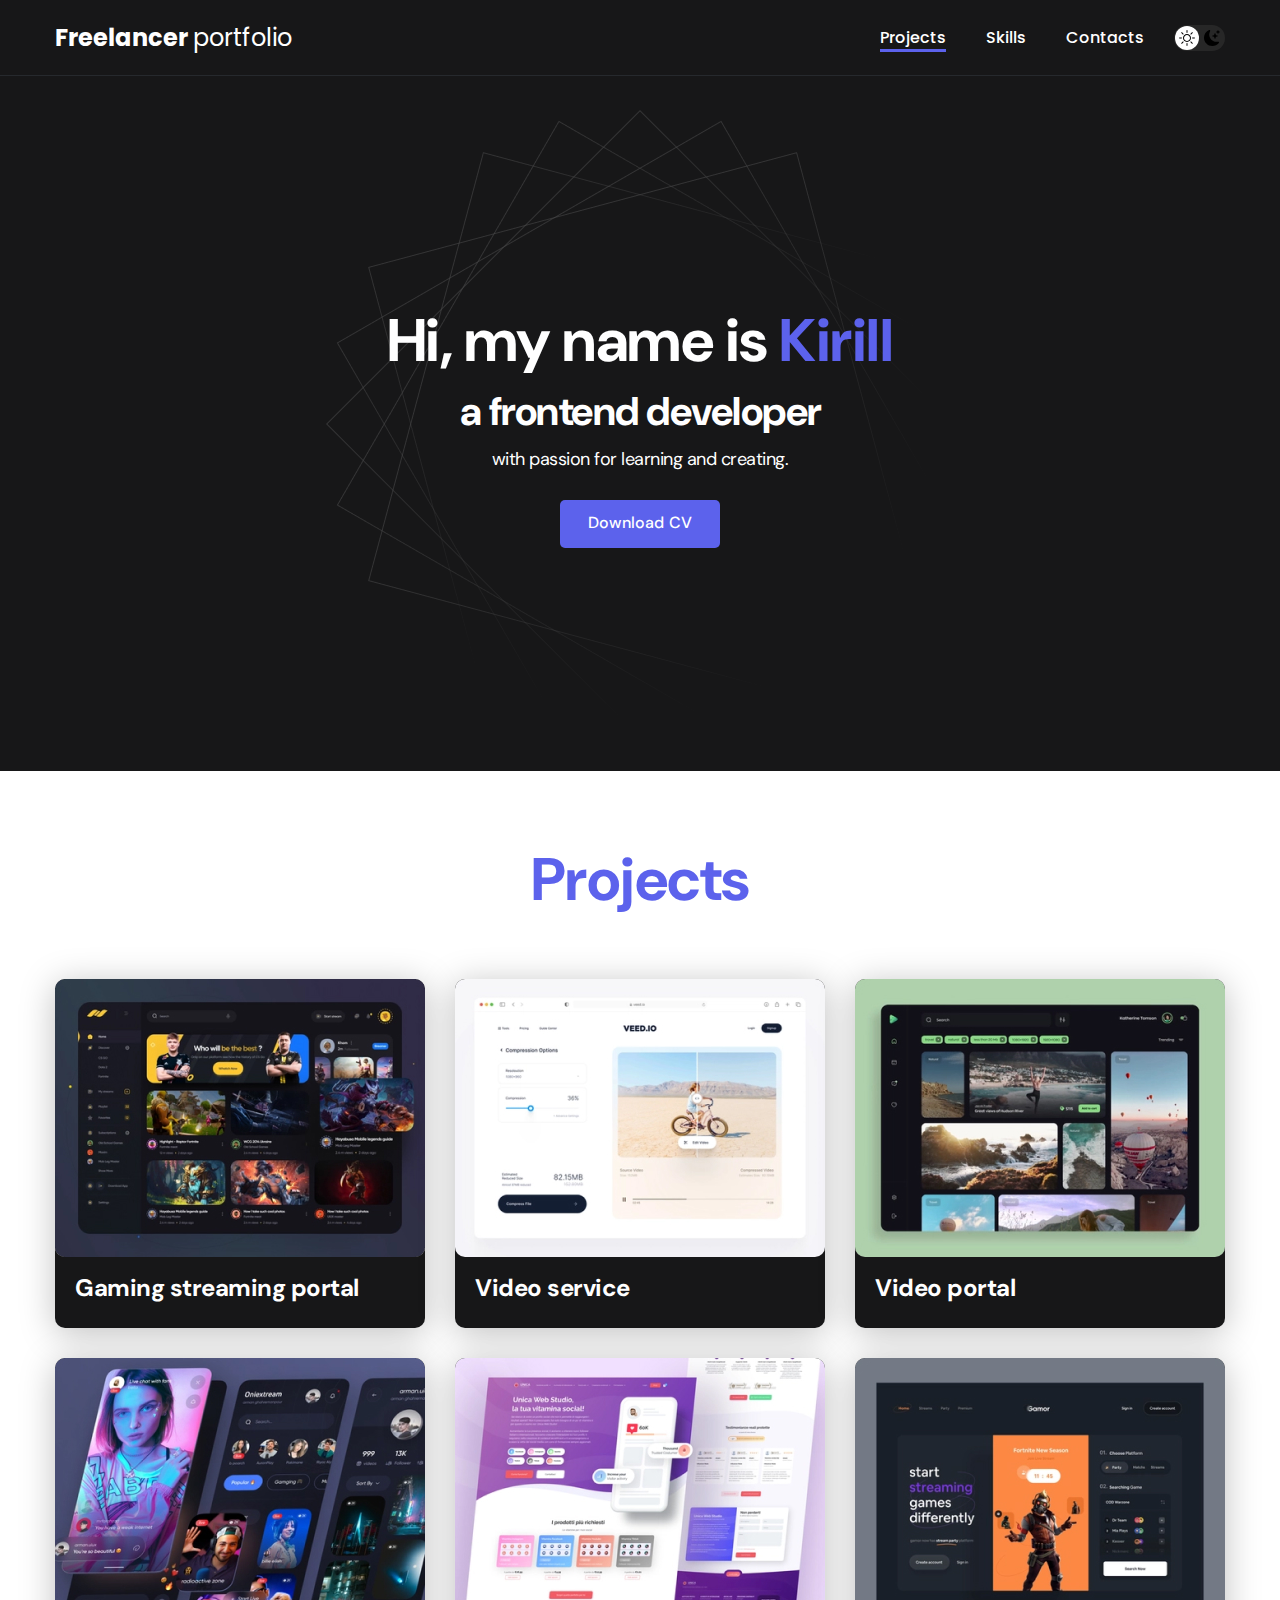
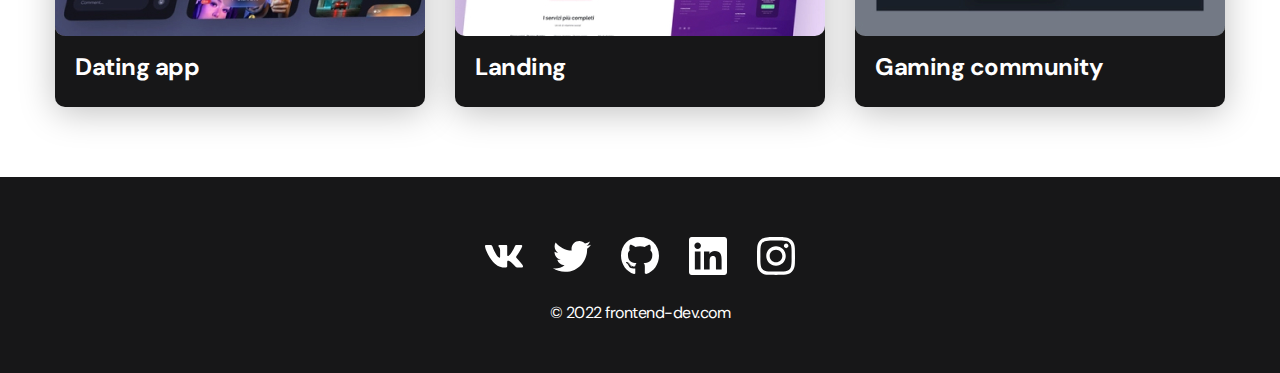
<file: index.html>
<!DOCTYPE html>
<html lang="en">
  <head>
    <meta charset="UTF-8" />
    <meta http-equiv="X-UA-Compatible" content="IE=edge" />
    <meta name="viewport" content="width=device-width, initial-scale=1.0" />
    <link rel="stylesheet" href="/CSS/reset.css" />
    <link rel="stylesheet" href="/CSS/style.css" />
    <title>React Simple Portfolio</title>
  </head>
  <body class="">
    <nav class="nav">
      <div class="container">
        <div class="nav-row">
          <a href="./index.html" class="logo"
            ><strong>Freelancer</strong>portfolio</a
          >
        
         <button class="dark-mode-btn">
<img  src="./images/icons/Sun-1.svg" alt="Light" class="dark-mode-btn__icon">
<img src="./images/icons/Moon-1.svg" alt="Dark" class="dark-mode-btn__icon">
         </button>

          <ul class="nav-list">
            <li class="nav-list__item">
              <a
                class="nav-list__link nav-list__link--active"
                href="./index.html"
                >Projects</a
              >
            </li>
            <li class="nav-list__item">
              <a class="nav-list__link" href="./skills.html">Skills</a>
            </li>
            <li class="nav-list__item">
              <a class="nav-list__link" href="./contacts.html">Contacts</a>
            </li>
          </ul>
        </div>
      </div>
    </nav>
    <header class="header">
      <div class="header__wrapper">
        <h1 class="header__title">
          <strong>Hi, my name is <em>Kirill</em></strong
          ><br />
          a frontend developer
        </h1>
        <div class="header__text">
          <p>with passion for learning and creating.</p>
        </div>
        <a href="#!" class="btn"> Download CV </a>
      </div>
    </header>

    <main class="section">
      <div class="container">
        <h2 class="title-1">Projects</h2>
        <ul class="projects">
          <li class="project">
            <a href="./project-page.html">
              <img
                src="./images/projects/01.jpg"
                alt="Project img"
                class="project__img"
              />
              <h3 class="project__title">Gaming streaming portal</h3>
            </a>
          </li>
          <li class="project">
            <a href="./project-page.html">
              <img
                src="./images/projects/02.jpg"
                alt="Project img"
                class="project__img"
              />
              <h3 class="project__title">Video service</h3>
            </a>
          </li>
          <li class="project">
            <a href="./project-page.html">
              <img
                src="./images/projects/03.jpg"
                alt="Project img"
                class="project__img"
              />
              <h3 class="project__title">Video portal</h3>
            </a>
          </li>
          <li class="project">
            <a href="./project-page.html">
              <img
                src="./images/projects/04.jpg"
                alt="Project img"
                class="project__img"
              />
              <h3 class="project__title">Dating app</h3>
            </a>
          </li>
          <li class="project">
            <img
              src="./images/projects/05.jpg"
              alt="Project img"
              class="project__img"
            />
            <h3 class="project__title">Landing</h3>
          </li>
          <li class="project">
            <img
              src="./images/projects/06.jpg"
              alt="Project img"
              class="project__img"
            />
            <h3 class="project__title">Gaming community</h3>
          </li>
        </ul>
      </div>
    </main>

    <footer class="footer">
      <div class="container">
        <div class="footer__wrapper">
          <ul class="social">
            <li class="social__item">
              <a href="#!"><img src="./images/icons/Vector-11.svg" alt="" /></a>
            </li>
            <li class="social__item">
              <a href="#!"><img src="./images/icons/Vector-2.svg" alt="" /></a>
            </li>
            <li class="social__item">
              <a href="#!"><img src="./images/icons/Vector-3.svg" alt="" /></a>
            </li>
            <li class="social__item">
              <a href="#!"><img src="./images/icons/Vector-4.svg" alt="" /></a>
            </li>
            <li class="social__item">
              <a href="#!"><img src="./images/icons/Vector-vector.svg" alt="" /></a>
            </li>
          </ul>
          <div class="copyright">
            <p>© 2022 frontend-dev.com</p>
          </div>
        </div>
      </div>
    </footer>

   <script src="/js/main.js"></script>
  </body>
</html>
</file>
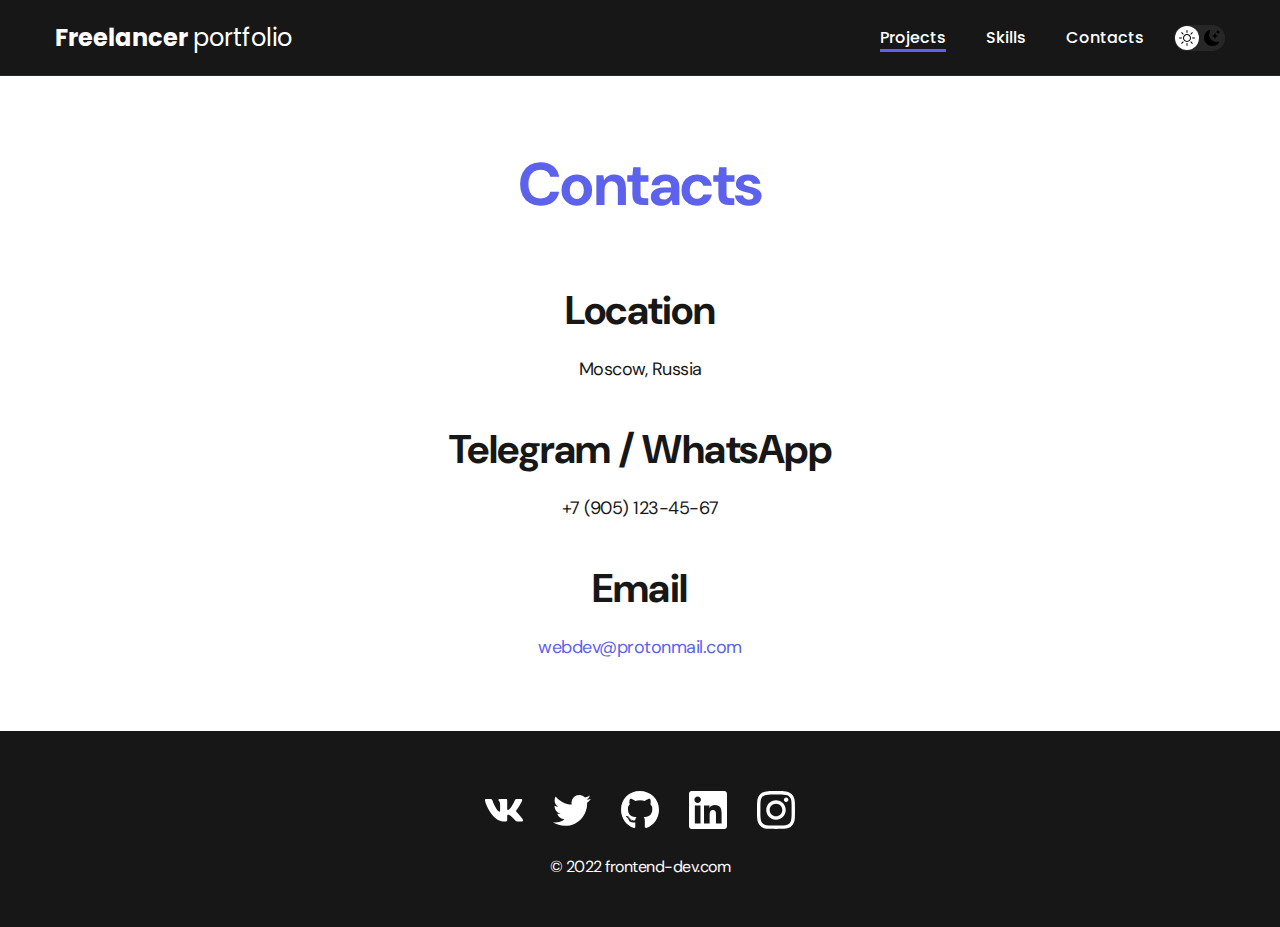
<file: contacts.html>
<!DOCTYPE html>
<html lang="en">
  <head>
    <meta charset="UTF-8" />
    <meta http-equiv="X-UA-Compatible" content="IE=edge" />
    <meta name="viewport" content="width=device-width, initial-scale=1.0" />
    <link rel="stylesheet" href="/CSS/reset.css" />
    <link rel="stylesheet" href="/CSS/style.css" />
    <title>React Simple Portfolio</title>
  </head>
  <body class="">
    <nav class="nav">
      <div class="container">
        <div class="nav-row">
          <a href="./index.html" class="logo"
            ><strong>Freelancer</strong>portfolio</a
          >

          <button class="dark-mode-btn ">
            <img
              src="./images/icons/Sun-1.svg"
              alt="Light"
              class="dark-mode-btn__icon"
            />
            <img
              src="./images/icons/Moon-1.svg"
              alt="Dark"
              class="dark-mode-btn__icon"
            />
          </button>

          <ul class="nav-list">
            <li class="nav-list__item">
              <a
                class="nav-list__link nav-list__link--active"
                href="./index.html"
                >Projects</a
              >
            </li>
            <li class="nav-list__item">
              <a class="nav-list__link" href="./skills.html">Skills</a>
            </li>
            <li class="nav-list__item">
              <a class="nav-list__link" href="./contacts.html">Contacts</a>
            </li>
          </ul>
        </div>
      </div>
    </nav>

    <main class="section">
      <div class="container">
        <h1 class="title-1">Contacts</h1>
        <ul class="content-list">
          <li class="content-list__item">
            <h2 class="title-2">Location</h2>
            <p>Moscow, Russia</p>
          </li>

          <li class="content-list__item">
            <h2 class="title-2">Telegram / WhatsApp</h2>
            <p>
              <a style="color: var(--text-color)" href="+7 (905) 123-45-6"
                >+7 (905) 123-45-67</a
              >
            </p>
          </li>

          <li class="content-list__item">
            <h2 class="title-2">Email</h2>
            <p>
              <a
                style="color: var(--accent)"
                href="mailto:webdev@protonmail.com"
                >webdev@protonmail.com</a
              >
            </p>
          </li>
        </ul>
      </div>
    </main>

    <footer class="footer">
      <div class="container">
        <div class="footer__wrapper">
          <ul class="social">
            <li class="social__item">
              <a href="#!"><img src="./images/icons/Vector-11.svg" alt="" /></a>
            </li>
            <li class="social__item">
              <a href="#!"><img src="./images/icons/Vector-2.svg" alt="" /></a>
            </li>
            <li class="social__item">
              <a href="#!"><img src="./images/icons/Vector-3.svg" alt="" /></a>
            </li>
            <li class="social__item">
              <a href="#!"><img src="./images/icons/Vector-4.svg" alt="" /></a>
            </li>
            <li class="social__item">
              <a href="#!"><img src="./images/icons/Vector-vector.svg" alt="" /></a>
            </li>
          </ul>
          <div class="copyright">
            <p>© 2022 frontend-dev.com</p>
          </div>
        </div>
      </div>
    </footer>
    <script src="/js/main.js"></script>
  </body>
</html>
</file>
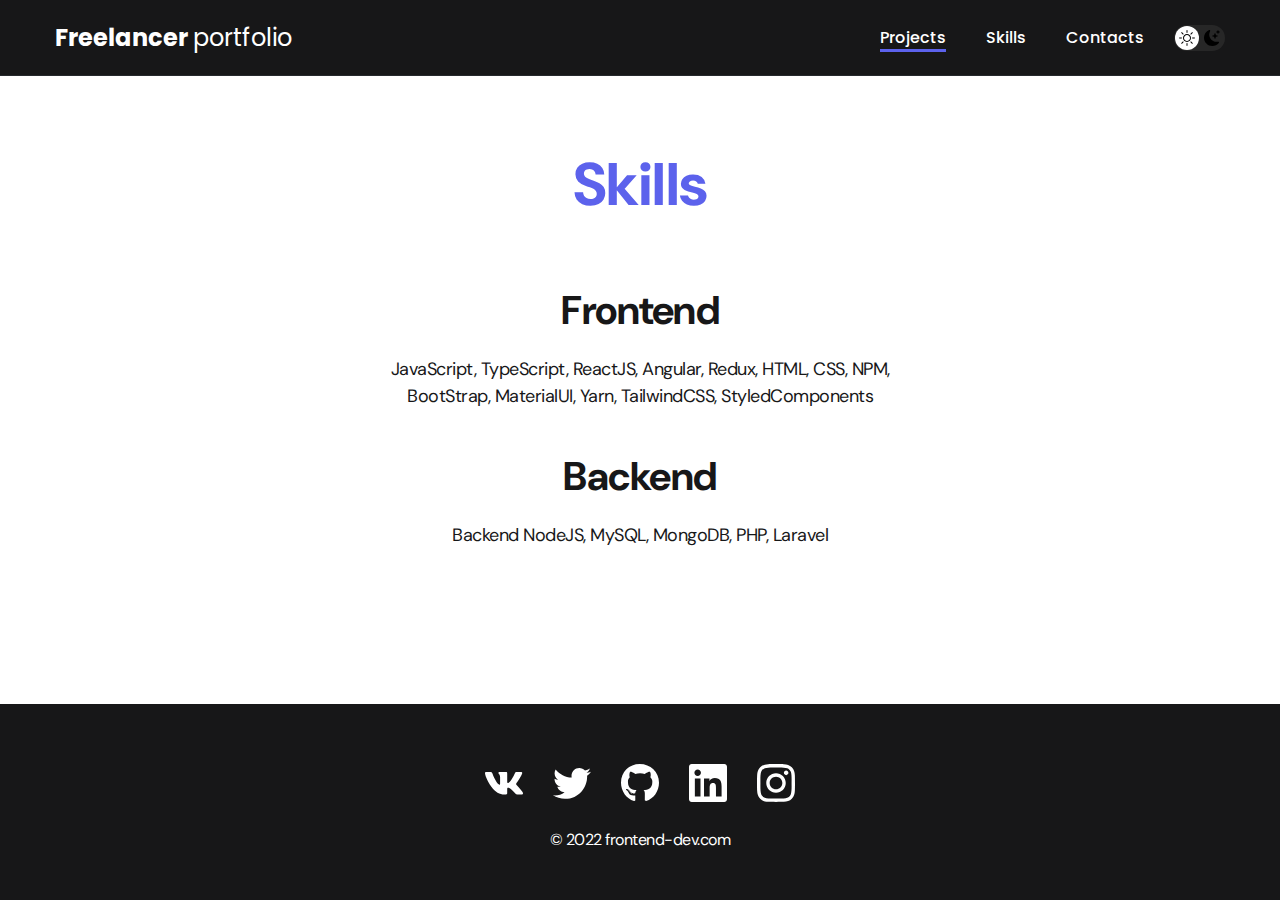
<file: skills.html>
<!DOCTYPE html>
<html lang="en">
  <head>
    <meta charset="UTF-8" />
    <meta http-equiv="X-UA-Compatible" content="IE=edge" />
    <meta name="viewport" content="width=device-width, initial-scale=1.0" />
    <link rel="stylesheet" href="/CSS/reset.css" />
    <link rel="stylesheet" href="/CSS/style.css" />
    <title>React Simple Portfolio</title>
  </head>
  <body class="">
    <nav class="nav">
      <div class="container">
        <div class="nav-row">
          <a href="./index.html" class="logo"
            ><strong>Freelancer</strong>portfolio</a
          >

          <button class="dark-mode-btn ">
            <img
              src="./images/icons/Sun-1.svg"
              alt="Light"
              class="dark-mode-btn__icon"
            />
            <img
              src="./images/icons/Moon-1.svg"
              alt="Dark"
              class="dark-mode-btn__icon"
            />
          </button>

          <ul class="nav-list">
            <li class="nav-list__item">
              <a
                class="nav-list__link nav-list__link--active"
                href="./index.html"
                >Projects</a
              >
            </li>
            <li class="nav-list__item">
              <a class="nav-list__link" href="./skills.html">Skills</a>
            </li>
            <li class="nav-list__item">
              <a class="nav-list__link" href="./contacts.html">Contacts</a>
            </li>
          </ul>
        </div>
      </div>
    </nav>

    <main class="section">
      <div class="container">
        <h1 class="title-1">Skills</h1>
        <ul class="content-list">
          <li class="content-list__item">
            <h2 class="title-2">Frontend</h2>
            <p>
              JavaScript, TypeScript, ReactJS, Angular, Redux, HTML, CSS, NPM,
              BootStrap, MaterialUI, Yarn, TailwindCSS, StyledComponents
            </p>
          </li>

          <li class="content-list__item">
            <h2 class="title-2">Backend</h2>
            <p>Backend NodeJS, MySQL, MongoDB, PHP, Laravel</p>
          </li>
        </ul>
      </div>
    </main>

    <footer class="footer">
      <div class="container">
        <div class="footer__wrapper">
          <ul class="social">
            <li class="social__item">
              <a href="#!"><img src="./images/icons/Vector-11.svg" alt="" /></a>
            </li>
            <li class="social__item">
              <a href="#!"><img src="./images/icons/Vector-2.svg" alt="" /></a>
            </li>
            <li class="social__item">
              <a href="#!"><img src="./images/icons/Vector-3.svg" alt="" /></a>
            </li>
            <li class="social__item">
              <a href="#!"><img src="./images/icons/Vector-4.svg" alt="" /></a>
            </li>
            <li class="social__item">
              <a href="#!"
                ><img src="./images/icons/Vector-vector.svg" alt=""
              /></a>
            </li>
          </ul>
          <div class="copyright">
            <p>© 2022 frontend-dev.com</p>
          </div>
        </div>
      </div>
    </footer>
    <script src="/js/main.js"></script>
  </body>
</html>
</file>
<file: CSS/style.css>
@import url("https://fonts.googleapis.com/css2?family=DM+Sans:wght@400;500;700&family=Poppins:wght@400;500;700&display=swap");

/*font-family: 'Poppins', sans-serif;*/

html,
body {
  display: flex;
  flex-direction: column;

  font-family: "DM Sans", sans-serif;
  letter-spacing: -0.5px;
  
  min-height: 100vh;

  background-color: var(--page-bg);
  color: var(--text-color);
}

:root {
  --black: #171718;
  --black-border: #26292d;
  --white: #fff;
  --purple: #5c62ec;

  --text-color: var(--black);
  --dark-bg: var(--black);
  --dark-border: var(--black-border);
  --header-text: var(--white);
  --accent: var(--purple);

  --project-card-bg: var(--black);
  --project-card-text: var(--white);
  --box-shadow:  0px 5px 35px rgba(0, 0, 0, 0.25); 
}

.dark {
--page-bg: var(--black);
--text-color: var(--white);


--project-card-bg: var(--black);
  --project-card-text: var(--white);
  --box-shadow:  0px 5px 35px rgba(0, 0, 0, 0.8); 
}

.container {
  margin: 0 auto;
  max-width: 1200px;
  padding: 0 15px;
}

/*nav*/

.nav {
  padding: 20px 0;
  border-bottom: 1px solid var(--dark-border);
  background-color: var(--dark-bg);
  color: var(--header-text);
  letter-spacing: normal;
}

.nav-row {
  display: flex;
  justify-content: flex-end;
  align-items: center;
  column-gap: 30px;
  row-gap: 20px;
  flex-wrap: wrap;
}

.logo {
  margin-right: auto;
  color: var(--header-text);
  font-size: 24px;
  font-family: "Poppins", sans-serif;
}

.logo strong {
  padding-right: 5px;
  font-weight: 700;
}

.nav-list {
  display: flex;
  flex-wrap: wrap;
  row-gap: 10px;
  align-items: center;
  column-gap: 40px;
  font-size: 16px;
  font-weight: 500;
  font-family: "Poppins", sans-serif;
}

.nav-list__link {
  color: var(--header-text);
  transition: opacity 0.2s ease-in;
}

.nav-list__link:hover {
  opacity: 0.5;
}

.nav-list__link--active {
  position: relative;
}

.nav-list__link--active::before {
  position: absolute;
  left: 0;
  top: 100%;
  content: "";
  display: block;
  height: 3px;
  width: 100%;
  background-color: var(--accent);
}

/* Dark mode btn */

.dark-mode-btn {
  position: relative;
order: 9;
  display: flex;
  justify-content: space-between;
  width: 51px;
  height: 26px;
  border-radius: 50px;
  padding: 5px;

  background-color: #272727;
}




.dark-mode-btn::before {
  position: absolute;
  top: 1px;
  left: 1px;
  content: "";
  display: block;
 
  width: 24px;
  height: 24px;
  border-radius: 50%;
  background-color: #fff;

  transition: left 0.2s;
}

.dark-mode-btn--active::before {
  left: 26px;
}

.dark-mode-btn__icon {
  position: relative;
  z-index: 9;
}

/*header*/

.header {
  display: flex;
  justify-content: center;
  align-items: center;
  padding: 40px 0;
  min-height: 695px;
  background-color: var(--dark-bg);
  color: var(--header-text);
  text-align: center;

  background-image: url("/images/header-blog.png");
  background-repeat: no-repeat;
  background-size: auto;
  background-position: center;
}

.header__wrapper {
  padding: 0 15px;
  max-width: 660px;
}
.header__title {
  margin-bottom: 20px;
  font-size: 40px;
  font-weight: 700;
  line-height: 1.4;
}
.header__title strong {
  font-size: 60px;
  font-weight: 700;
}

.header__title em {
  font-style: normal;
  color: var(--purple);
}

.header__text {
  margin-bottom: 40px;
  font-size: 18px;
  line-height: 1.3px;
}

.header__text p + p {
  margin-top: 0.5em;
}

.btn {
  background-color: var(--accent);
  display: inline-block;
  height: 48px;
  padding: 12px 28px;
  border-radius: 5px;
  color: var(--white);
  letter-spacing: 0.15px;
  font-size: 16px;
  font-weight: 500;

  transition: opacity 0.2s ease-in;
}

.btn:hover {
  opacity: 0.8;
}

.btn:active {
  position: relative;
  top: 1px;
}

/*General*/
.section {
  padding: 70px 0;
}

.title-1 {
}
/*Projects*/

.title-1 {
  margin-bottom: 60px;
  font-size: 60px;
  font-weight: 700;
  line-height: 1.3;
  color: var(--accent);
  text-align: center;
}
.projects {
  display: flex;
  justify-content: center;
  flex-wrap: wrap;
  column-gap: 30px;
  row-gap: 30px;
}
.project {
  max-width: 370px;
  background-color: var(--project-card-bg);
  box-shadow: var(--box-shadow);
  border-radius: 10px;


  
}
.project__img {
  border-radius: 10px;
}
.project__title {
  color: var(--project-card-text);
  padding: 15px 20px 25px;
  font-weight: 700;
  font-size: 24px;
  line-height: 1.3;
}

/*Footer*/
.footer {
  background-color: var(--dark-bg);
  padding: 60px 0 50px;
  color: var(--header-text);
  margin-top: auto;
}

.footer__wrapper {
  display: flex;
  flex-direction: column;
  align-items: center;
  row-gap: 27px;
}

.social {
  display: flex;
  column-gap: 30px;
  align-items: center;
}

.social__item {
}
.copyright {
  font-size: 16px;
}

.copyright p + p {
  margin-top: 0.5em;
}

/* Project-details */

.project-details {
  margin: 0 auto;
  max-width: 865px;

  display: flex;
  flex-direction: column;
  align-items: center;
  text-align: center;
}
.title-1 {
}
.project-details__cover {
  max-width: 100%;
  margin-bottom: 40px;
  filter: drop-shadow(0px 5px 35px rgba(0, 0, 0, 0.25));
  border-radius: 10px;
}
.project-details__desc {
  margin-bottom: 30px;
  font-weight: 700;
  font-size: 24px;
  line-height: 1.3;
}
.btn-outline {
  position: relative;
  display: flex;
  
  column-gap: 10px;
  align-items: center;
  height: 48px;
  border-radius: 5px;
  padding: 12px 20px;
background-color: var(--white);
  border: 1px solid #000;
  color: var(--black);
  font-weight: 500;
  font-size: 16px;
  line-height: 24px;

  transition: opacity 0.2s ease-in;
  z-index: 6;
  
}

.btn-outline::before {
  position: absolute;
  content: "";
 
  width: 44px;
  height: 44px;
  background-color: var(--black);
  border-radius: 50%;
  opacity: 0.1;
  z-index: 10;
}

.btn-outline:hover {
  opacity: 0.8;
}

.btn-outline:active {
  position: relative;
  top: 1px;
}

/* Skills */

.title-2 {
  font-size: 40px;
  line-height: 1.3;
  margin-bottom: 20px;
  font-weight: 700;
}

.content-list {
  margin: 0 auto;
  max-width: 570px;
  display: flex;
  flex-direction: column;
  row-gap: 40px;
  align-items: center;
  text-align: center;
}
.content-list__item {
  font-size: 18px;
  line-height: 1.5;
}

.content-list__item p + p {
  margin-top: 0.5em;
}

@media (max-width: 620px) {
  .header {
    min-height: unset;
  }
  .header__title {
    font-size: 30px;
  }

  .header__title strong {
    font-size: 40px;
  }

  .section {
    padding: 40px 0;
  }

  .title-1 {
    margin-bottom: 30px;
    font-size: 40px;
  }

  .project {
    justify-content: center;
  }

  .project__title {
    font-size: 22px;
  }

  .social__item {
    width: 28px;
  }

  .footer {
    padding: 40px 0 30px;
  }

  .footer__wrapper {
    row-gap: 20px;
  }

  .social {
    row-gap: 20px;
  }

  .content-list {
    row-gap: 20px;
  }

  .title-2 {
    font-size: 30px;
    margin-bottom: 10px;
  }

  .content-list__item {
    font-size: 16px;
  }

  .project-details__desc {
    font-size: 22px;
    margin-bottom: 20px;
  }

  .nav-row {
    justify-content: space-between;
  }

  .dark-mode-btn {
    order: 0;
  }
}

@media (max-width: 320px) {
  .header__text {
    font-size: 15px;
    flex-wrap: wrap;
  }
}
</file>
